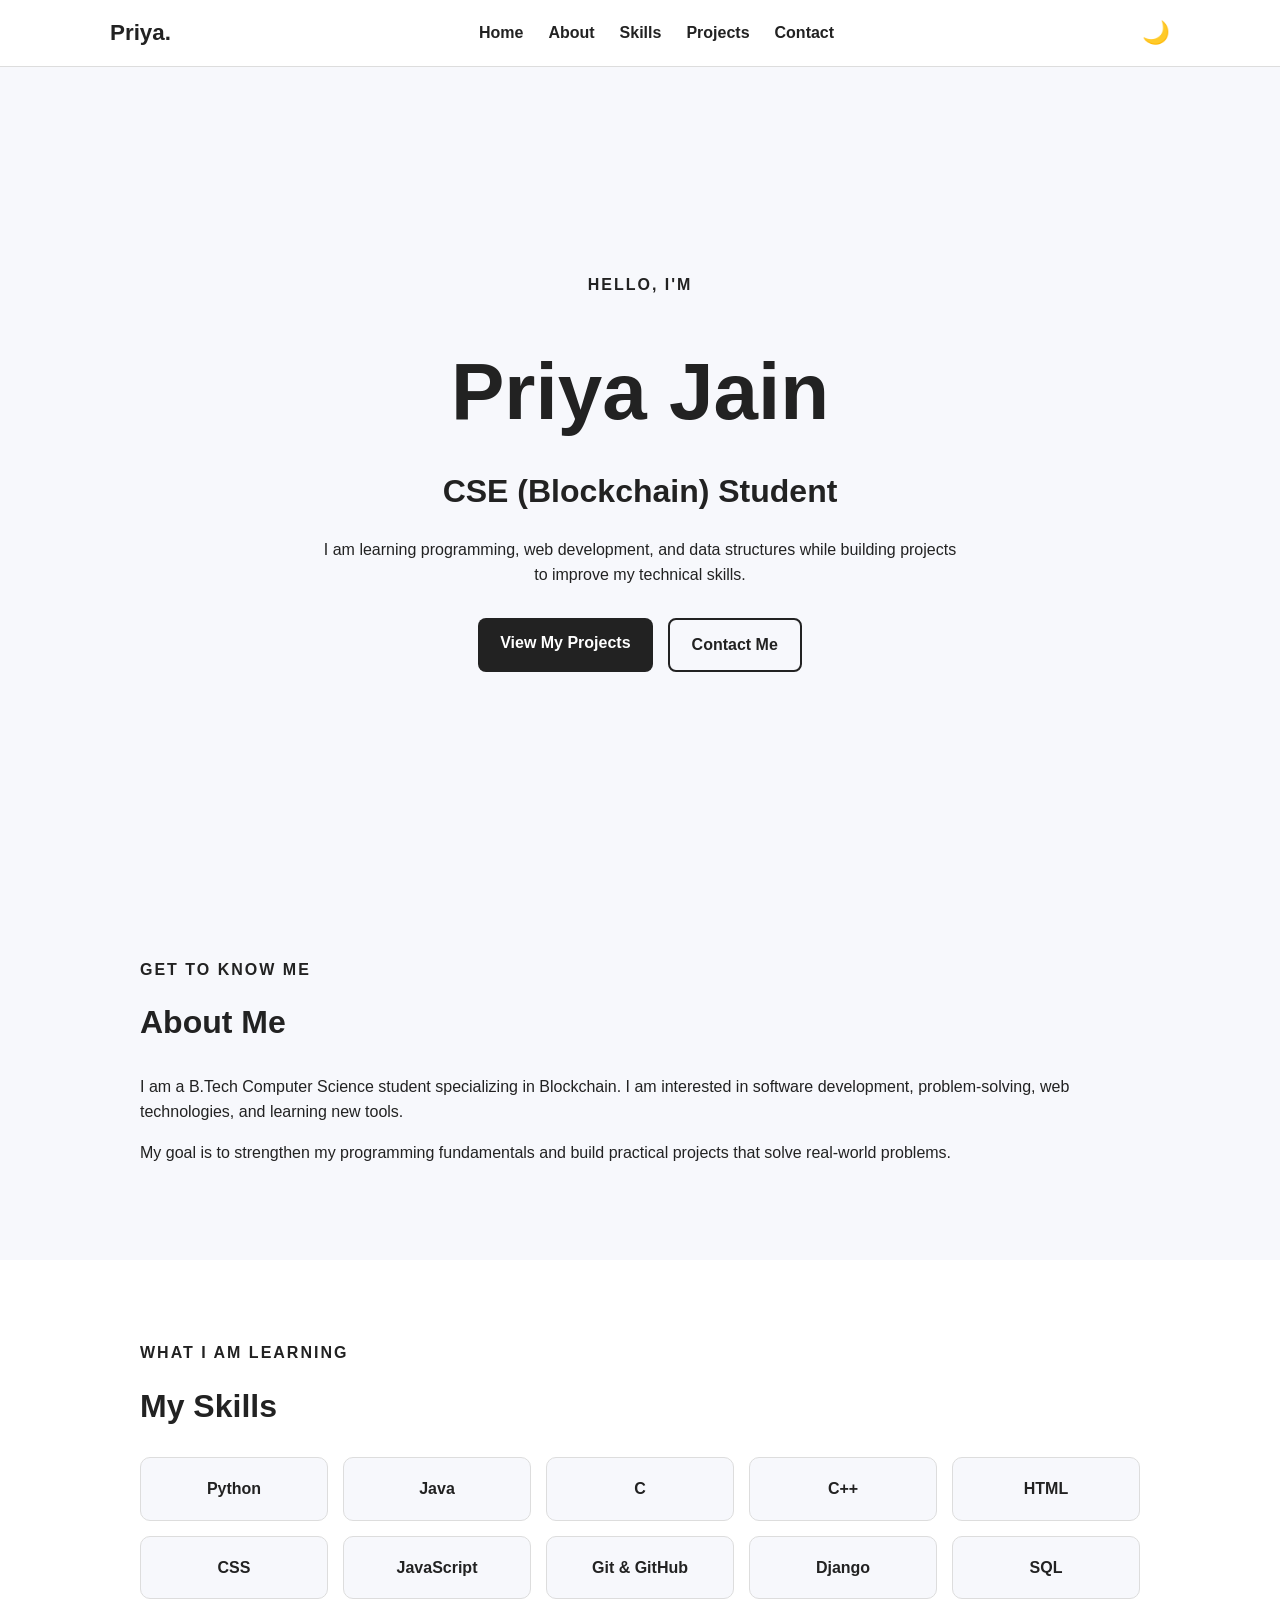
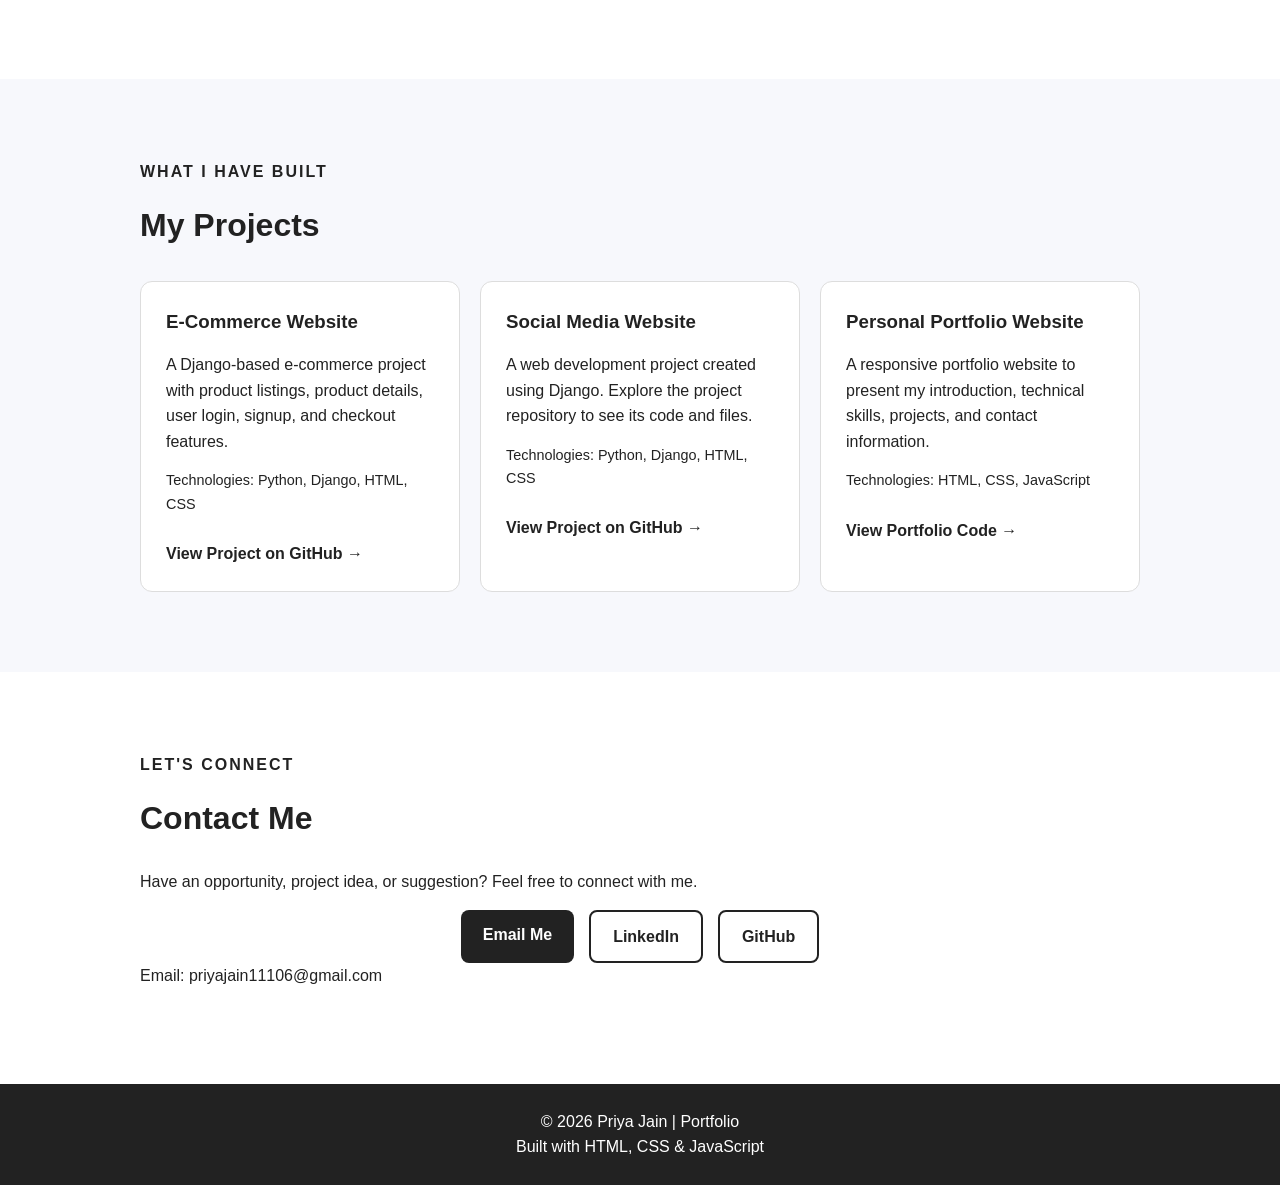
<file: index.html/index.html>
<!DOCTYPE html>
<html lang="en">
<head>
    <meta charset="UTF-8">
    <meta name="viewport" content="width=device-width, initial-scale=1.0">
    <meta name="description" content="Priya Jain's portfolio - CSE Blockchain student, programmer, and aspiring software developer.">
    <title>Priya Jain | Portfolio</title>
    <link rel="stylesheet" href="style.css">
</head>

<body>

    <!-- Navigation -->
    <header>
        <nav class="navbar">
            <a href="#home" class="logo">Priya<span>.</span></a>

            <button id="menu-btn" class="menu-btn" aria-label="Toggle navigation">
                ☰
            </button>

            <ul id="nav-links" class="nav-links">
                <li><a href="#home">Home</a></li>
                <li><a href="#about">About</a></li>
                <li><a href="#skills">Skills</a></li>
                <li><a href="#projects">Projects</a></li>
                <li><a href="#contact">Contact</a></li>
            </ul>

            <button id="theme-btn" class="theme-btn" aria-label="Toggle dark mode">
                🌙
            </button>
        </nav>
    </header>

    <main>

        <!-- Home -->
        <section id="home" class="hero">
            <div class="hero-content">
                <p class="intro">Hello, I'm</p>

                <h1>Priya Jain</h1>

                <h2>CSE (Blockchain) Student</h2>

                <p>
                    I am learning programming, web development, and data structures
                    while building projects to improve my technical skills.
                </p>

                <div class="hero-buttons">
                    <a href="#projects" class="btn">View My Projects</a>
                    <a href="#contact" class="btn secondary-btn">Contact Me</a>
                </div>
            </div>
        </section>

        <!-- About -->
        <section id="about" class="section">
            <div class="container">
                <p class="section-label">Get to know me</p>

                <h2>About Me</h2>

                <p>
                    I am a B.Tech Computer Science student specializing in Blockchain.
                    I am interested in software development, problem-solving,
                    web technologies, and learning new tools.
                </p>

                <p>
                    My goal is to strengthen my programming fundamentals and build
                    practical projects that solve real-world problems.
                </p>
            </div>
        </section>

        <!-- Skills -->
        <section id="skills" class="section skills-section">
            <div class="container">
                <p class="section-label">What I am learning</p>

                <h2>My Skills</h2>

                <div class="skills-grid">
                    <div class="skill-card">Python</div>
                    <div class="skill-card">Java</div>
                    <div class="skill-card">C</div>
                    <div class="skill-card">C++</div>
                    <div class="skill-card">HTML</div>
                    <div class="skill-card">CSS</div>
                    <div class="skill-card">JavaScript</div>
                    <div class="skill-card">Git &amp; GitHub</div>
                    <div class="skill-card">Django</div>
                    <div class="skill-card">SQL</div>
                </div>
            </div>
        </section>

        <!-- Projects -->
        <section id="projects" class="section">
            <div class="container">
                <p class="section-label">What I have built</p>

                <h2>My Projects</h2>

                <div class="projects-grid">

                    <!-- Project 1 -->
                    <article class="project-card">
                        <h3>E-Commerce Website</h3>

                        <p>
                            A Django-based e-commerce project with product listings,
                            product details, user login, signup, and checkout features.
                        </p>

                        <p class="tech">Technologies: Python, Django, HTML, CSS</p>

                        <a
                            class="project-link"
                            href="https://github.com/priyajain01/django-projects/tree/main/ecommerce_store"
                            target="_blank"
                            rel="noopener noreferrer">
                            View Project on GitHub →
                        </a>
                    </article>

                    <!-- Project 2 -->
                    <article class="project-card">
                        <h3>Social Media Website</h3>

                        <p>
                            A web development project created using Django.
                            Explore the project repository to see its code and files.
                        </p>

                        <p class="tech">Technologies: Python, Django, HTML, CSS</p>

                        <a
                            class="project-link"
                            href="https://github.com/priyajain01/django-projects/tree/main/social_media"
                            target="_blank"
                            rel="noopener noreferrer">
                            View Project on GitHub →
                        </a>
                    </article>

                    <!-- Project 3 -->
                    <article class="project-card">
                        <h3>Personal Portfolio Website</h3>

                        <p>
                            A responsive portfolio website to present my introduction,
                            technical skills, projects, and contact information.
                        </p>

                        <p class="tech">Technologies: HTML, CSS, JavaScript</p>

                        <a
                            class="project-link"
                            href="https://github.com/priyajain01/valentius-portfolio"
                            target="_blank"
                            rel="noopener noreferrer">
                            View Portfolio Code →
                        </a>
                    </article>

                </div>
            </div>
        </section>

        <!-- Contact -->
        <section id="contact" class="section">
            <div class="container">
                <p class="section-label">Let's connect</p>

                <h2>Contact Me</h2>

                <p>
                    Have an opportunity, project idea, or suggestion?
                    Feel free to connect with me.
                </p>

                <div class="hero-buttons">
                    <a
                        class="btn"
                        href="mailto:priyajain11106@gmail.com">
                        Email Me
                    </a>

                    <a
                        class="btn secondary-btn"
                        href="https://www.linkedin.com/in/priya-jain-bb4a9233a/"
                        target="_blank"
                        rel="noopener noreferrer">
                        LinkedIn
                    </a>

                    <a
                        class="btn secondary-btn"
                        href="https://github.com/priyajain01"
                        target="_blank"
                        rel="noopener noreferrer">
                        GitHub
                    </a>
                </div>

                <p>
                    Email:
                    <a href="mailto:priyajain11106@gmail.com">
                        priyajain11106@gmail.com
                    </a>
                </p>
            </div>
        </section>

    </main>

    <!-- Footer -->
    <footer>
        <p>© 2026 Priya Jain | Portfolio</p>
        <p>Built with HTML, CSS &amp; JavaScript</p>
    </footer>

    <script src="script.js"></script>

</body>
</html>
</file>
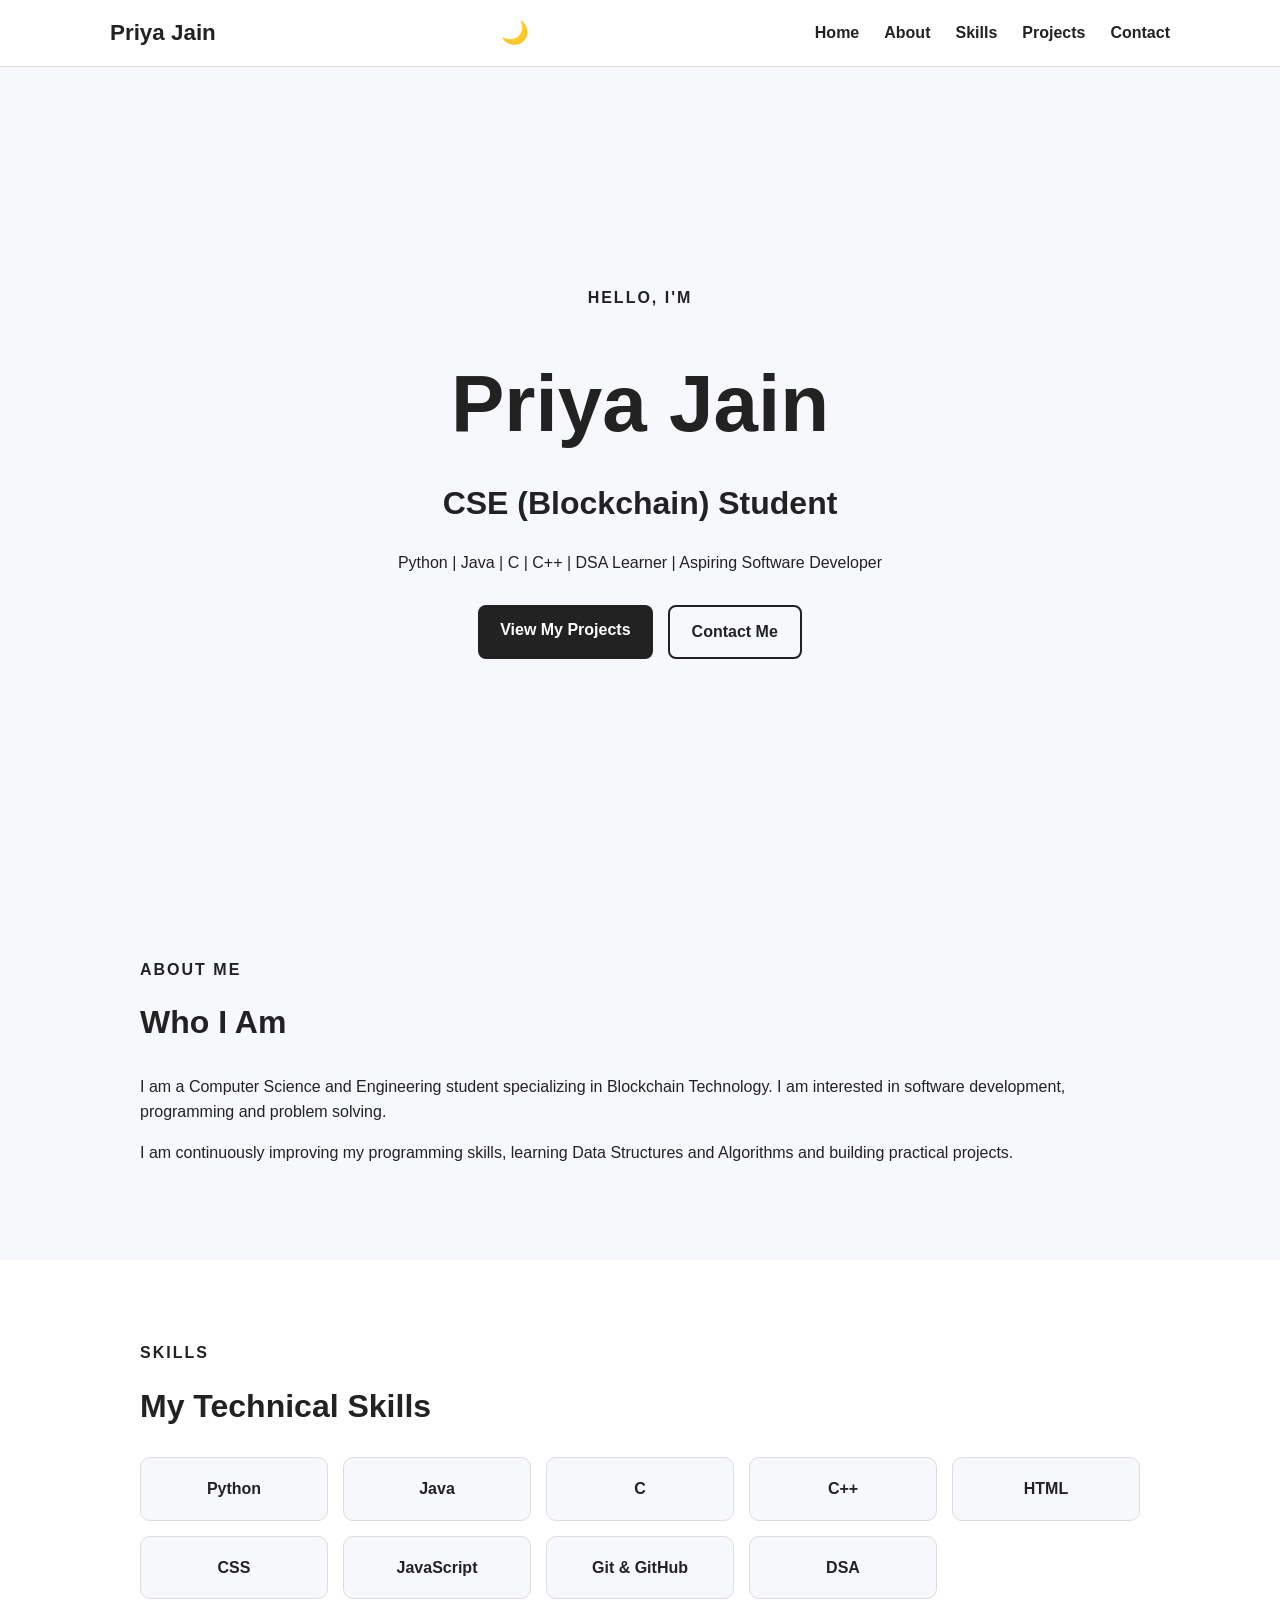
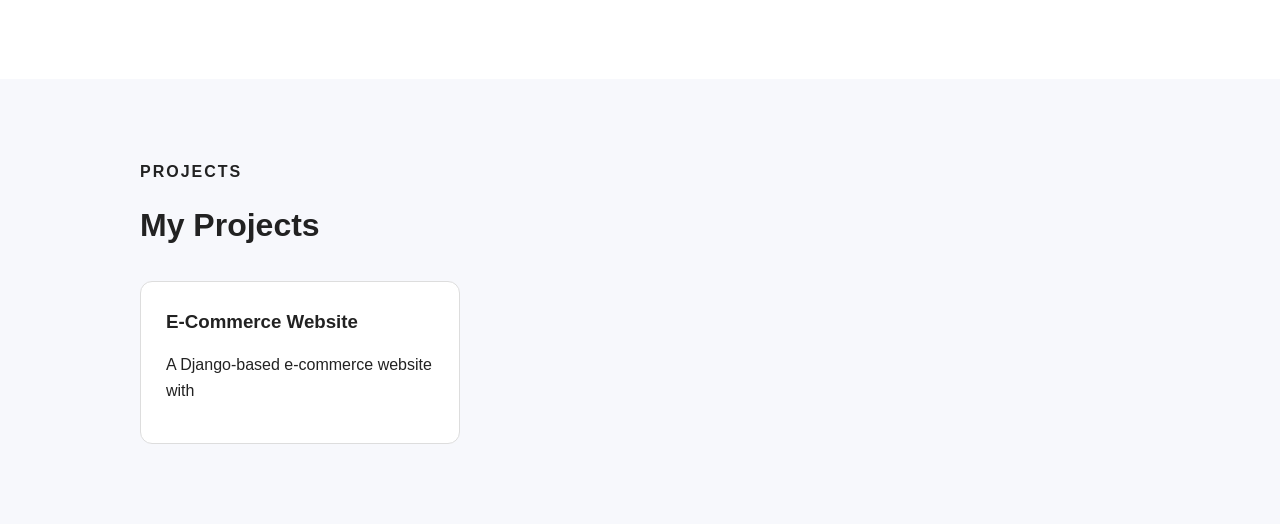
<file: index.html/index-backup.html>
<!DOCTYPE html>
<html lang="en">
<head>
    <meta charset="UTF-8">
    <meta name="viewport" content="width=device-width, initial-scale=1.0">
    <title>Priya Jain | Portfolio</title>
    <link rel="stylesheet" href="style.css">
</head>

<body>

<header>
    <nav class="navbar">

        <h2 class="logo">Priya Jain</h2>

        <div>
            <button id="menu-btn" class="menu-btn">☰</button>
            <button id="theme-btn" class="theme-btn">🌙</button>
        </div>

        <ul id="nav-links" class="nav-links">
            <li><a href="#home">Home</a></li>
            <li><a href="#about">About</a></li>
            <li><a href="#skills">Skills</a></li>
            <li><a href="#projects">Projects</a></li>
            <li><a href="#contact">Contact</a></li>
        </ul>

    </nav>
</header>

<main>

<section id="home" class="hero">
    <div class="hero-content">

        <p class="intro">Hello, I'm</p>

        <h1>Priya Jain</h1>

        <h2>CSE (Blockchain) Student</h2>

        <p>
            Python | Java | C | C++ | DSA Learner |
            Aspiring Software Developer
        </p>

        <div class="hero-buttons">
            <a href="#projects" class="btn">View My Projects</a>
            <a href="#contact" class="btn secondary-btn">Contact Me</a>
        </div>

    </div>
</section>


<section id="about" class="section">
    <div class="container">

        <p class="section-label">About Me</p>

        <h2>Who I Am</h2>

        <p>
            I am a Computer Science and Engineering student
            specializing in Blockchain Technology. I am interested
            in software development, programming and problem solving.
        </p>

        <p>
            I am continuously improving my programming skills,
            learning Data Structures and Algorithms and building
            practical projects.
        </p>

    </div>
</section>


<section id="skills" class="section skills-section">
    <div class="container">

        <p class="section-label">Skills</p>

        <h2>My Technical Skills</h2>

        <div class="skills-grid">
            <div class="skill-card">Python</div>
            <div class="skill-card">Java</div>
            <div class="skill-card">C</div>
            <div class="skill-card">C++</div>
            <div class="skill-card">HTML</div>
            <div class="skill-card">CSS</div>
            <div class="skill-card">JavaScript</div>
            <div class="skill-card">Git & GitHub</div>
            <div class="skill-card">DSA</div>
        </div>

    </div>
</section>


<section id="projects" class="section">
    <div class="container">

        <p class="section-label">Projects</p>

        <h2>My Projects</h2>

        <div class="projects-grid">

            <article class="project-card">
                <h3>E-Commerce Website</h3>

                <p>
                    A Django-based e-commerce website with
</file>
<file: index.html/style.css>
* {
    margin: 0;
    padding: 0;
    box-sizing: border-box;
}

html {
    scroll-behavior: smooth;
}

body {
    font-family: Arial, sans-serif;
    line-height: 1.6;
    background: #f7f8fc;
    color: #222;
}

a {
    text-decoration: none;
    color: inherit;
}

ul {
    list-style: none;
}

header {
    position: sticky;
    top: 0;
    z-index: 1000;
    background: white;
    border-bottom: 1px solid #ddd;
}

.navbar {
    max-width: 1100px;
    margin: auto;
    padding: 15px 20px;
    display: flex;
    align-items: center;
    justify-content: space-between;
}

.logo {
    font-size: 1.4rem;
    font-weight: bold;
}

.nav-links {
    display: flex;
    gap: 25px;
}

.nav-links a {
    font-weight: bold;
}

.menu-btn,
.theme-btn {
    border: none;
    background: none;
    font-size: 1.4rem;
    cursor: pointer;
}

.menu-btn {
    display: none;
}

.hero {
    min-height: 90vh;
    display: flex;
    align-items: center;
    justify-content: center;
    text-align: center;
    padding: 60px 20px;
}

.hero-content {
    max-width: 800px;
}

.intro,
.section-label {
    font-weight: bold;
    text-transform: uppercase;
    letter-spacing: 2px;
}

.hero h1 {
    font-size: clamp(2.5rem, 8vw, 5rem);
    margin: 10px 0;
}

.hero h2 {
    font-size: clamp(1.2rem, 3vw, 2rem);
    margin-bottom: 20px;
}

.hero p {
    max-width: 650px;
    margin: 0 auto 30px;
}

.hero-buttons {
    display: flex;
    justify-content: center;
    gap: 15px;
    flex-wrap: wrap;
}

.btn {
    display: inline-block;
    padding: 12px 22px;
    border-radius: 8px;
    background: #222;
    color: white;
    font-weight: bold;
}

.secondary-btn {
    background: transparent;
    color: #222;
    border: 2px solid #222;
}

.section {
    padding: 80px 20px;
}

.container {
    max-width: 1000px;
    margin: auto;
}

.section h2 {
    font-size: 2rem;
    margin: 10px 0 25px;
}

.section p {
    margin-bottom: 15px;
}

.skills-section {
    background: white;
}

.skills-grid {
    display: grid;
    grid-template-columns: repeat(5, 1fr);
    gap: 15px;
}

.skill-card {
    padding: 18px;
    text-align: center;
    background: #f7f8fc;
    border: 1px solid #ddd;
    border-radius: 10px;
    font-weight: bold;
}

.projects-grid {
    display: grid;
    grid-template-columns: repeat(3, 1fr);
    gap: 20px;
    margin-top: 30px;
}

.project-card {
    background: white;
    border: 1px solid #ddd;
    border-radius: 12px;
    padding: 25px;
    transition: 0.3s;
}

.project-card:hover {
    transform: translateY(-5px);
}

.project-card h3 {
    margin-bottom: 15px;
}

.tech {
    font-size: 0.9rem;
}

.project-link {
    display: inline-block;
    margin-top: 10px;
    font-weight: bold;
}

#contact {
    background: white;
}

footer {
    text-align: center;
    padding: 25px 20px;
    background: #222;
    color: white;
}

body.dark-mode {
    background: #121212;
    color: #f5f5f5;
}

body.dark-mode header,
body.dark-mode .skills-section,
body.dark-mode #contact,
body.dark-mode .project-card {
    background: #1e1e1e;
}

body.dark-mode .skill-card {
    background: #181818;
    border-color: #333;
}

body.dark-mode .secondary-btn {
    color: white;
    border-color: white;
}

@media (max-width: 768px) {

    .nav-links {
        display: none;
        position: absolute;
        top: 65px;
        left: 0;
        right: 0;
        flex-direction: column;
        gap: 0;
        background: white;
    }

    .nav-links.active {
        display: flex;
    }

    .nav-links li {
        padding: 15px 20px;
        border-top: 1px solid #ddd;
    }

    .menu-btn {
        display: block;
        margin-left: auto;
        margin-right: 15px;
    }

    .skills-grid {
        grid-template-columns: repeat(2, 1fr);
    }

    .projects-grid {
        grid-template-columns: 1fr;
    }
}

@media (max-width: 375px) {

    .hero {
        min-height: 80vh;
        padding: 40px 15px;
    }

    .section {
        padding: 60px 15px;
    }

    .skills-grid {
        grid-template-columns: 1fr;
    }

    .hero-buttons {
        flex-direction: column;
    }

    .btn {
        width: 100%;
    }
}
</file>
